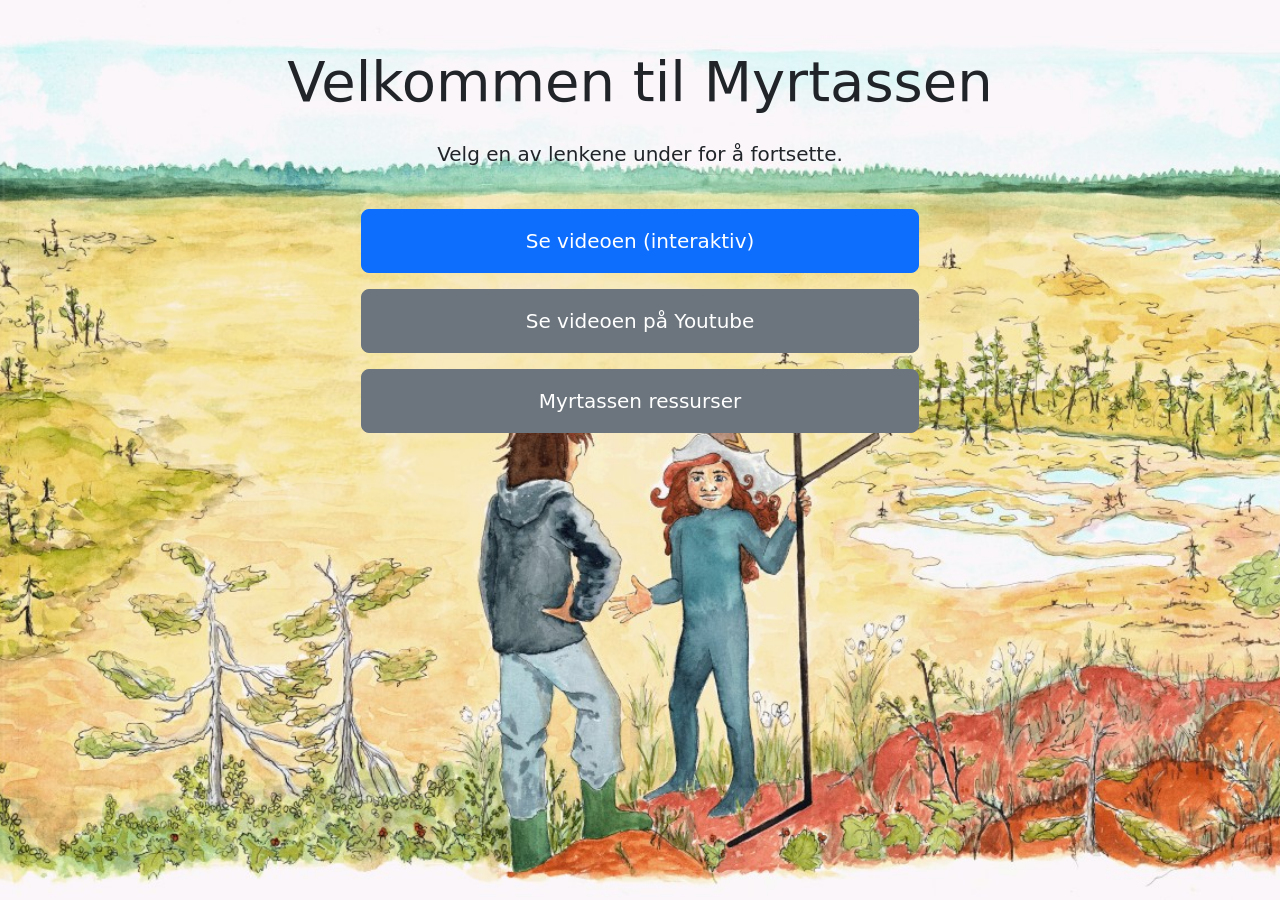
<file: index.html>
<!DOCTYPE html>
<html lang="nb">
<head>
    <meta charset="UTF-8">
    <meta name="viewport" content="width=device-width, initial-scale=1.0">
    <title>Myrtassen - Indeks | NINA</title>
    <link href="https://cdn.jsdelivr.net/npm/bootstrap@5.3.3/dist/css/bootstrap.min.css" rel="stylesheet" integrity="sha384-QWTKZyjpPEjISv5WaRU9OFeRpok6YctnYmDr5pNlyT2bRjXh0JMhjY6hW+ALEwIH" crossorigin="anonymous">
    <style>
    body {
      background: url(assets/background.jpg) no-repeat center center fixed;
      -webkit-background-size: cover;
      -moz-background-size: cover;
      -o-background-size: cover;
      background-size: cover;
    }
    </style>

</head>
<body>
    <div class="container text-center pt-5 d-flex flex-column justify-content-center">
        <h1 class="display-4 mb-4">Velkommen til Myrtassen</h1>
        <p class="lead">Velg en av lenkene under for å fortsette.</p>
        <div class="d-grid gap-3 col-10 col-md-6 mx-auto mt-4">

            <a href="https://www.nina.no/apps/myrtassen/video.html" class="btn btn-primary btn-lg p-3">
                Se videoen (interaktiv)
            </a>
            <a href="https://www.youtube.com/watch?v=9Duaoz5i1xk" class="btn btn-secondary btn-lg p-3">
                Se videoen på Youtube
            </a>
            <a href="https://www.nina.no/Myrtassen/Myrtassen-nedlasting" class="btn btn-secondary btn-lg p-3">
                Myrtassen ressurser
            </a>
        </div>
    </div>
</body>
</html>
</file>
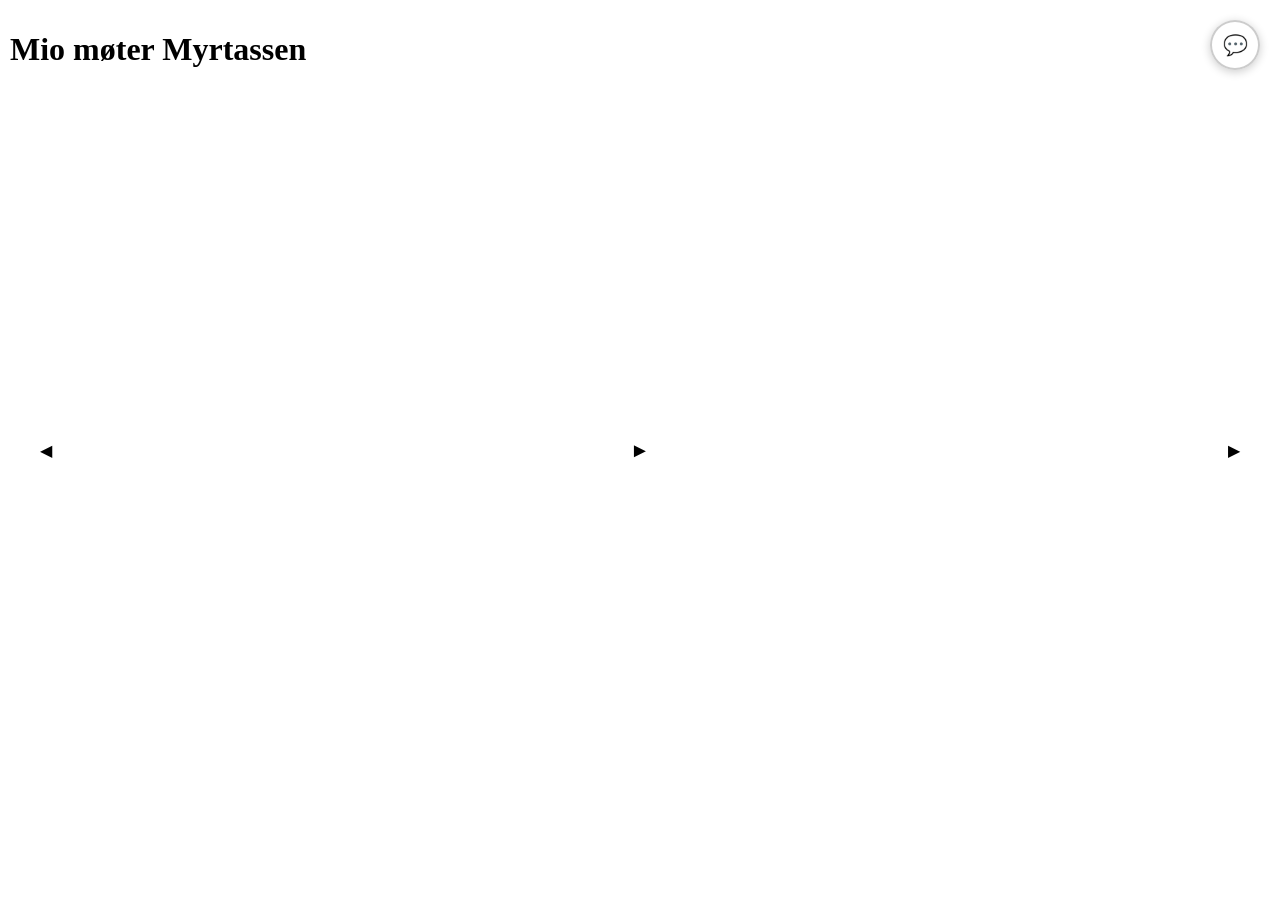
<file: video.html>
<!DOCTYPE html>
<html lang="nb">
<head>
    <meta charset="UTF-8" />
    <meta name="viewport" content="width=device-width, initial-scale=1" />
    <title>Myrtassen – lær om myr og natur | NINA</title>
<meta name="description" content="Myrtassen er et interaktivt læringsverktøy fra NINA der barn og unge kan utforske myrer, arter og natur på en engasjerende måte.">

    <link href="https://db.onlinewebfonts.com/c/b9e7ab4cd9ba70830570b71f36b5add9?family=ImaginaryFriend+BB+W00+Regular" rel="stylesheet" type="text/css"/>
    <link rel="stylesheet" href="assets/style.css">
    <script src="https://player.vimeo.com/api/player.js"></script>
</head>
<body>
    <h1 id="title">Mio møter Myrtassen</h1>
    <div id="vimeo-player-container">
        <iframe id="vimeo-player" frameborder="0" allow="autoplay"></iframe>
        <button id="play-button">&#x25BA;</button>
        <button id="prev-button">&#x25C0;</button>
        <button id="next-button">&#x25B6;</button>
        <button id="text-toggle-button">💬</button>
        <div id="text-overlay"></div>
    </div>
    <script src="assets/content.js"></script>
    <script src="assets/player.js"></script>
</body>
</html>
</file>
<file: assets/style.css>
body {
    background-color: white;
    color: black;
    overflow: hidden;
    margin: 0;
}
#vimeo-player-container {
    position: relative;
    width: 100vw;
    height: 100vh;
    overflow: hidden;
}
#vimeo-player {
    position: absolute;
    top: 50%;
    left: 50%;
    width: 177.78vh; /* 16:9 */
    height: 100vh;
    transform: translate(-50%, -50%);
    z-index: 1;
}
#play-button {
    position: absolute;
    top: 50%;
    left: 50%;
    transform: translate(-50%, -50%);
    z-index: 3;
    padding: 15px 30px;
    font-size: 20px;
    background-color: rgba(255, 255, 255, 0.5);
    color: black;
    border: none;
    cursor: pointer;
    border-radius: 5px;
}
.hidden {
    display: none;
}
#prev-button,
#next-button {
    position: absolute;
    top: 50%;
    transform: translateY(-50%);
    z-index: 3;
    padding: 10px 20px;
    font-size: 16px;
    background-color: rgba(255, 255, 255, 0.5);
    color: black;
    border: none;
    cursor: pointer;
    border-radius: 5px;
}
#prev-button {
    left: 20px;
}
#next-button {
    right: 20px;
}

#text-overlay {
    position: absolute;
    bottom: env(safe-area-inset-bottom);
    left: 0px;
    right: 0px;
    max-height: 30vh;
    padding-left: 1em;
    padding-right: 1em;
    background-color: rgba(255, 255, 255, 0.7);
    color: black;
    text-align: center;
    z-index: 2;
    overflow-y: auto;
    overflow-x: hidden;
    font-family: "ImaginaryFriend BB W00 Regular";
    font-size: 1.5rem;
    transition: transform 0.3s ease-in-out;
}

@media only screen and (min-height: 500px) {
    #text-overlay {
        max-height: 150px;
    }
}

#text-toggle-button {
    position: absolute;
    top: 20px;
    right: 20px;
    z-index: 4;
    width: 50px;
    height: 50px;
    padding: 0;
    font-size: 20px;
    background-color: rgba(255, 255, 255, 0.8);
    color: black;
    border: 2px solid rgba(0, 0, 0, 0.2);
    border-radius: 50%;
    cursor: pointer;
    box-shadow: 0 2px 10px rgba(0, 0, 0, 0.2);
    transition: all 0.3s ease;
}

#text-toggle-button:hover {
    background-color: rgba(255, 255, 255, 0.95);
    transform: scale(1.1);
}

/* All screen sizes - text hidden by default */
#text-overlay.mobile-hidden {
    transform: translateY(100%);
}

/* Mobile styles */
@media only screen and (max-width: 768px) {
    #text-overlay {
        max-height: 40vh;
        padding-bottom: 1em;
    }
}

h1 {
    position: absolute;
    top: 0px;
    padding: 10px;
    background-color: rgba(255, 255, 255, 0.7);
    color: black;
    text-align: center;
    z-index: 3;
    font-family: "ImaginaryFriend BB W00 Regular";
    font-size: 2rem;
}
</file>
